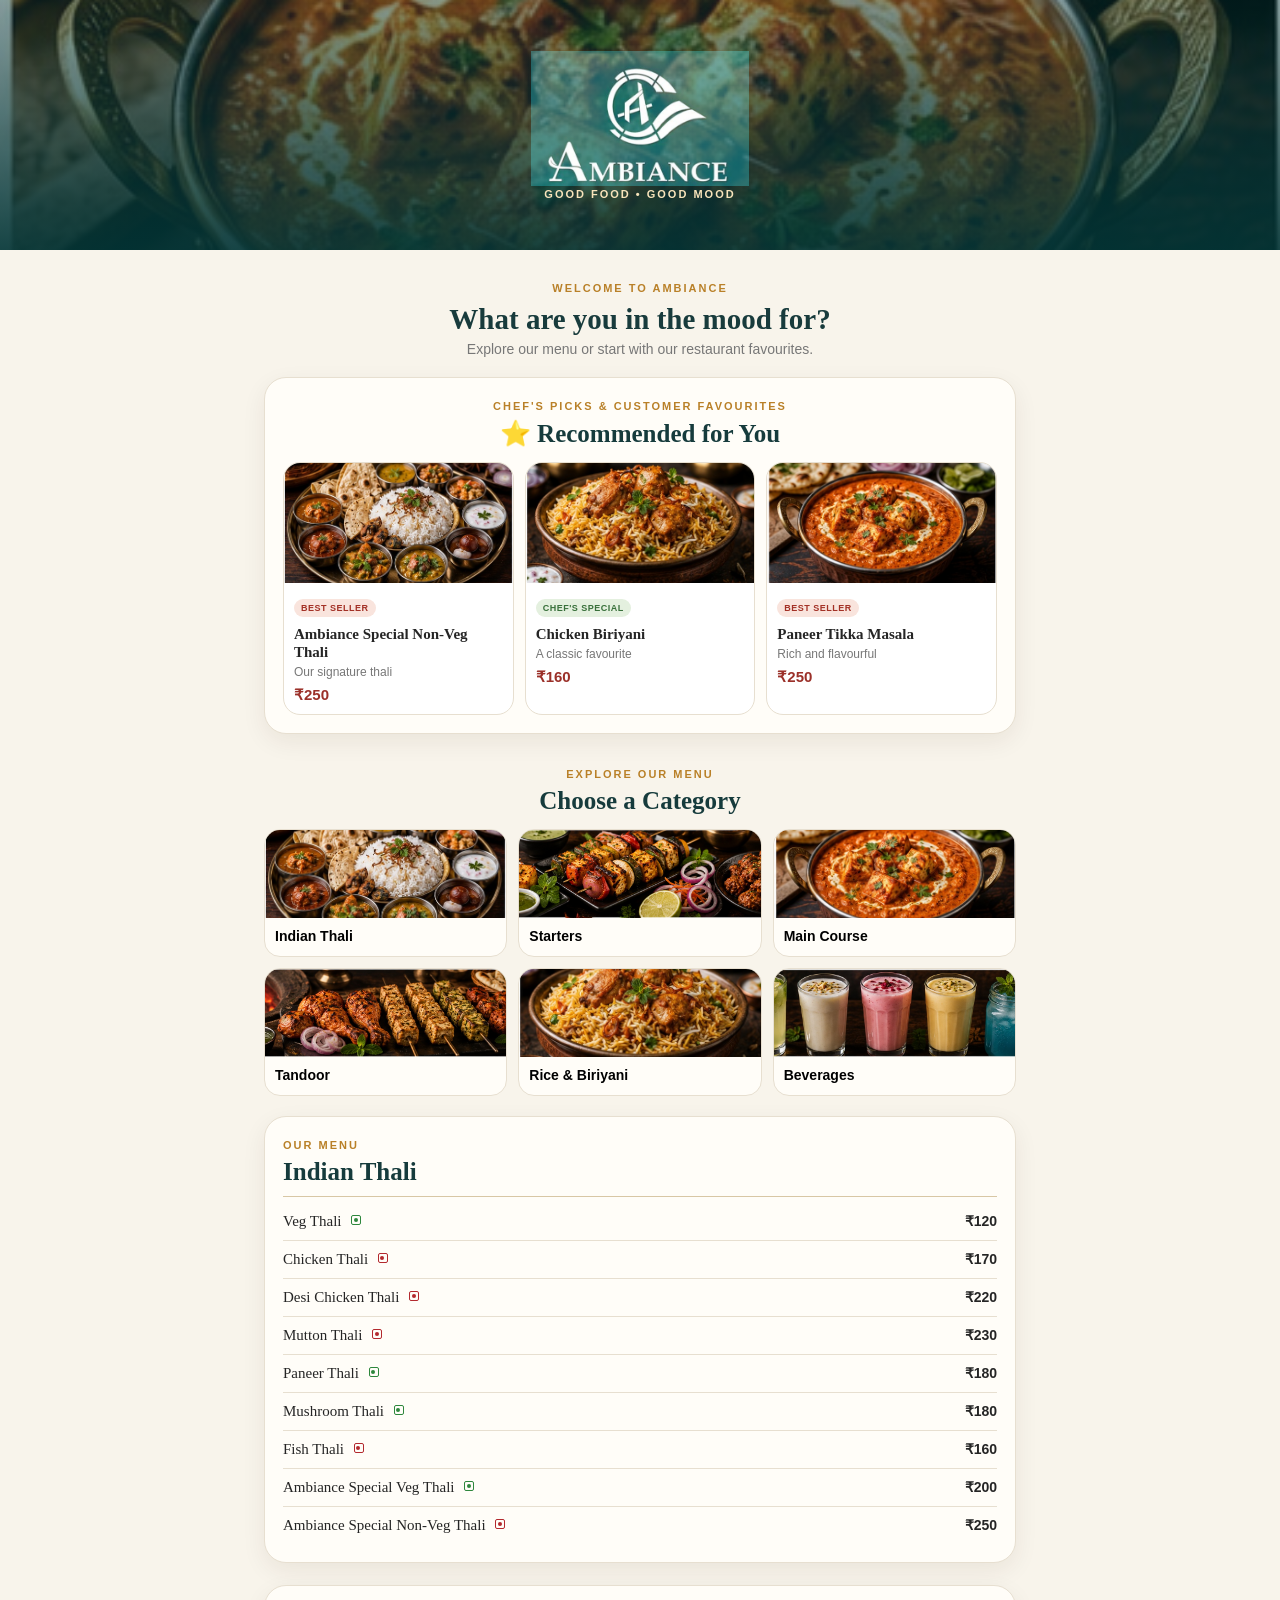
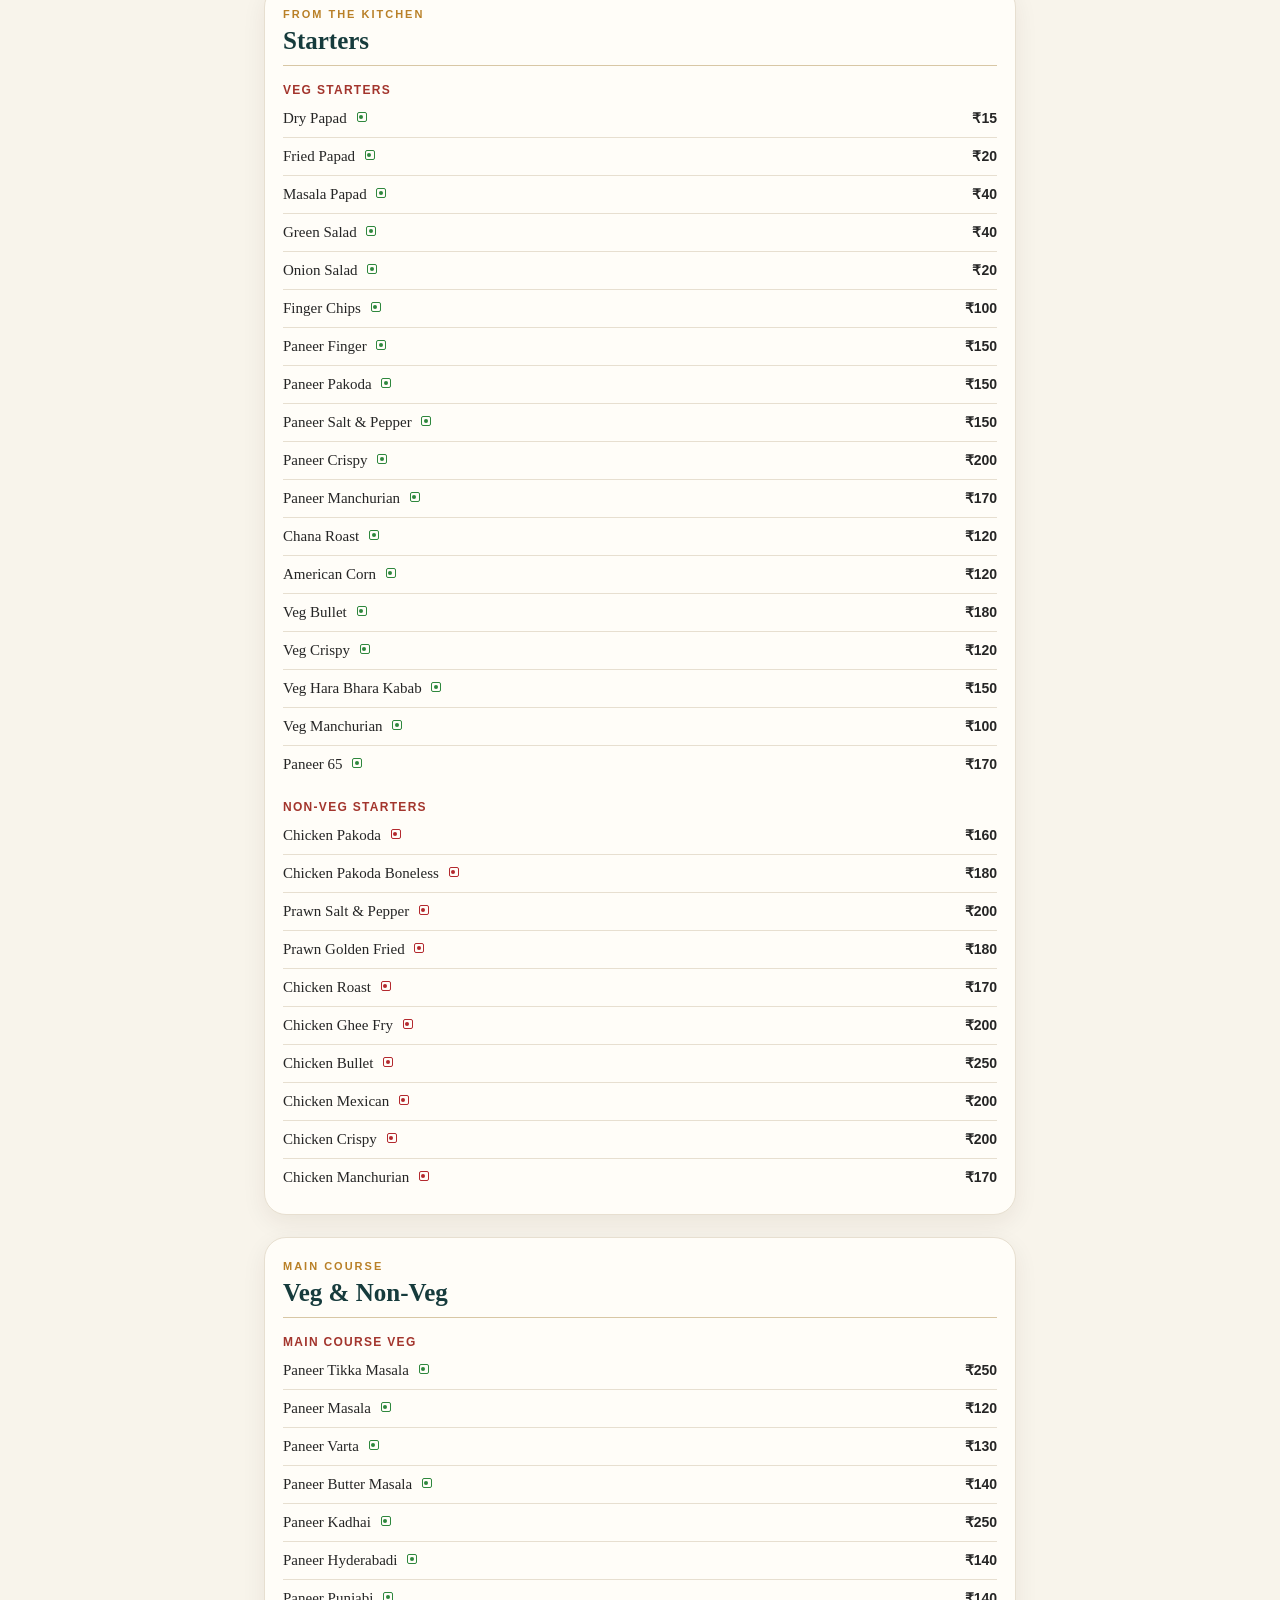
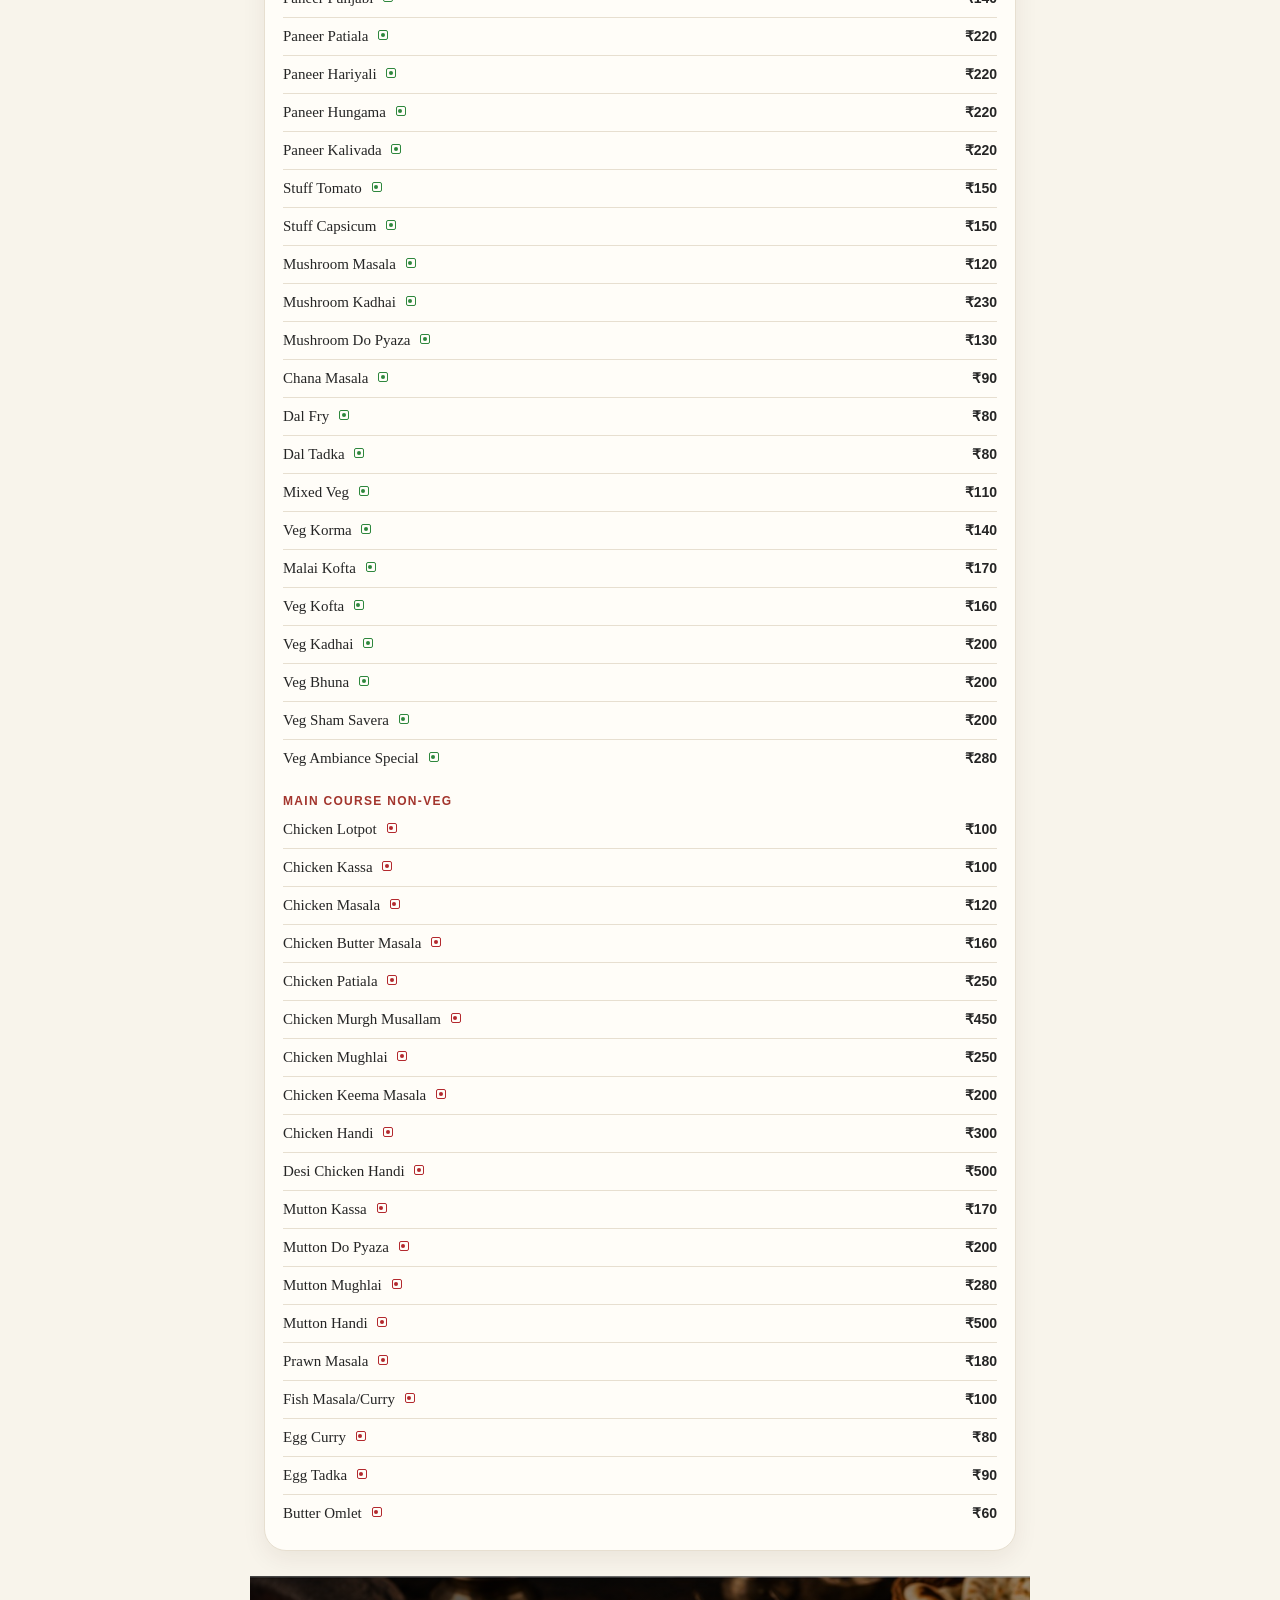
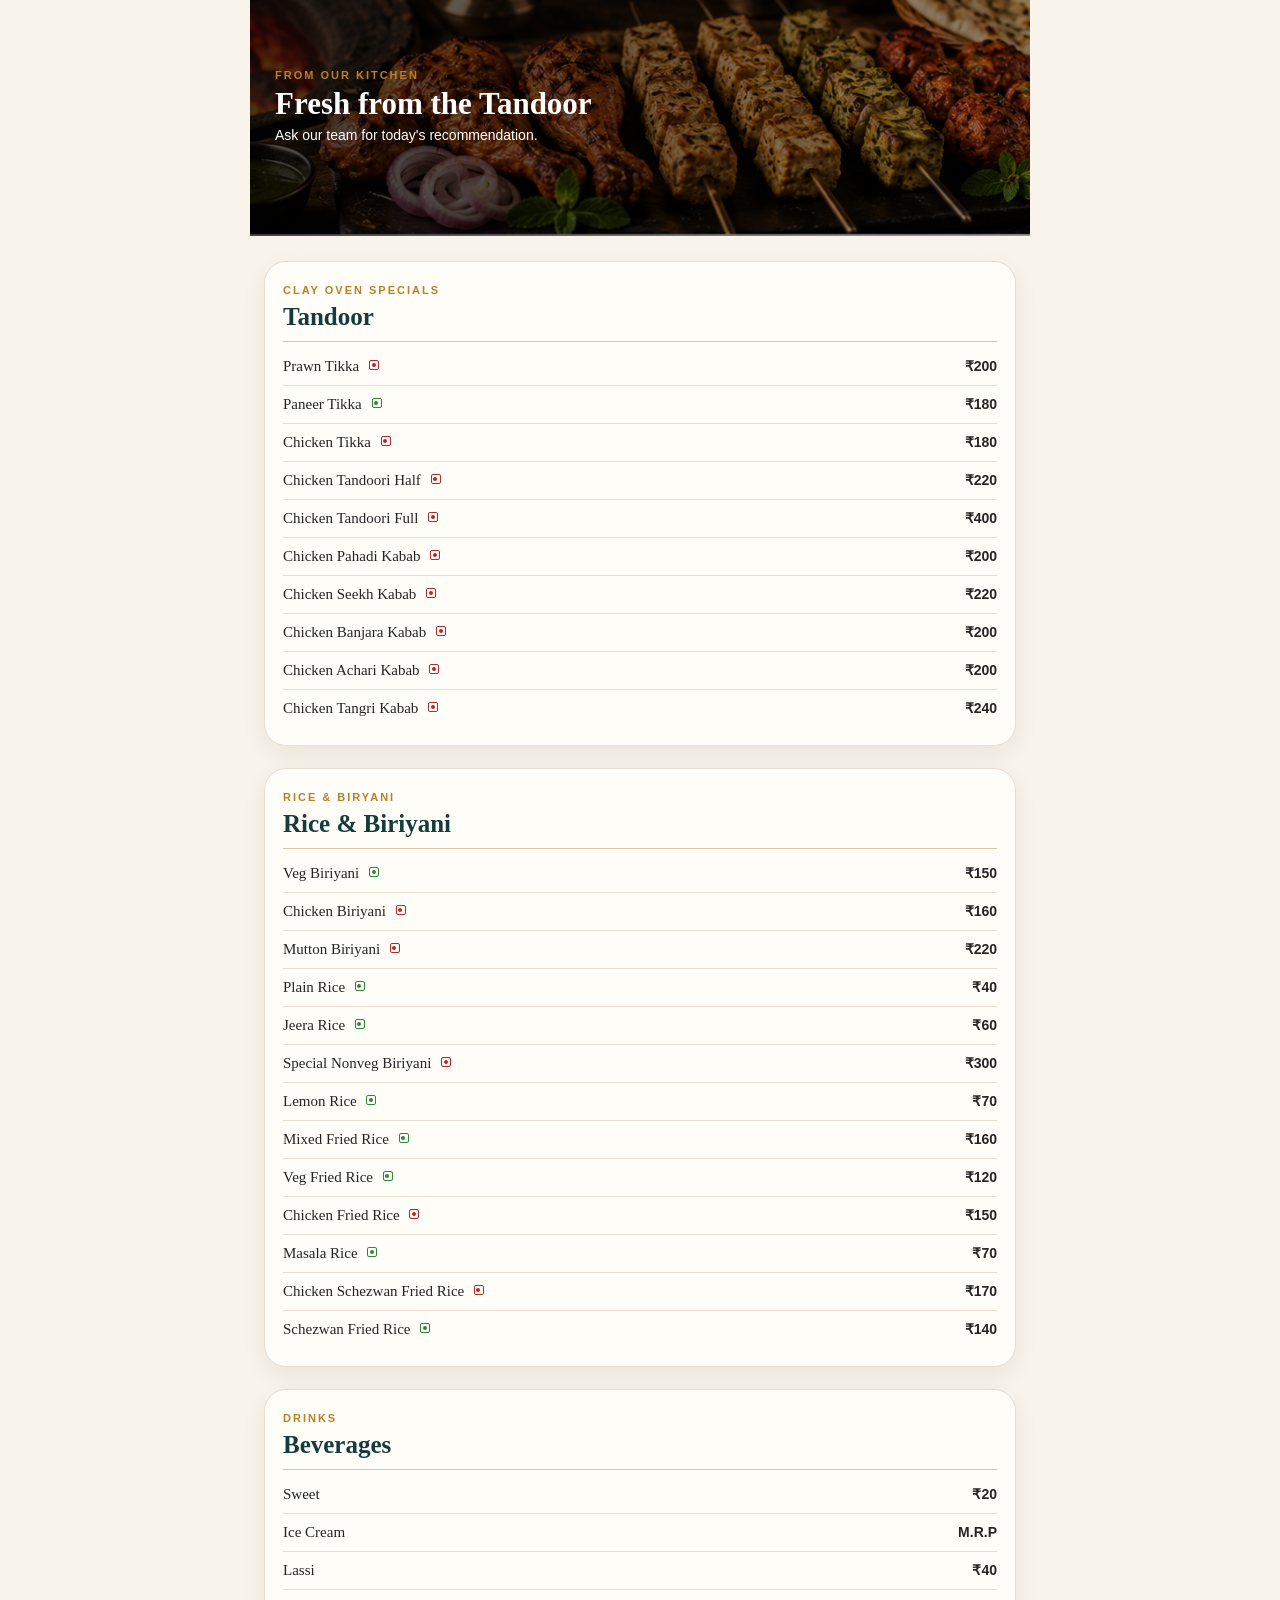
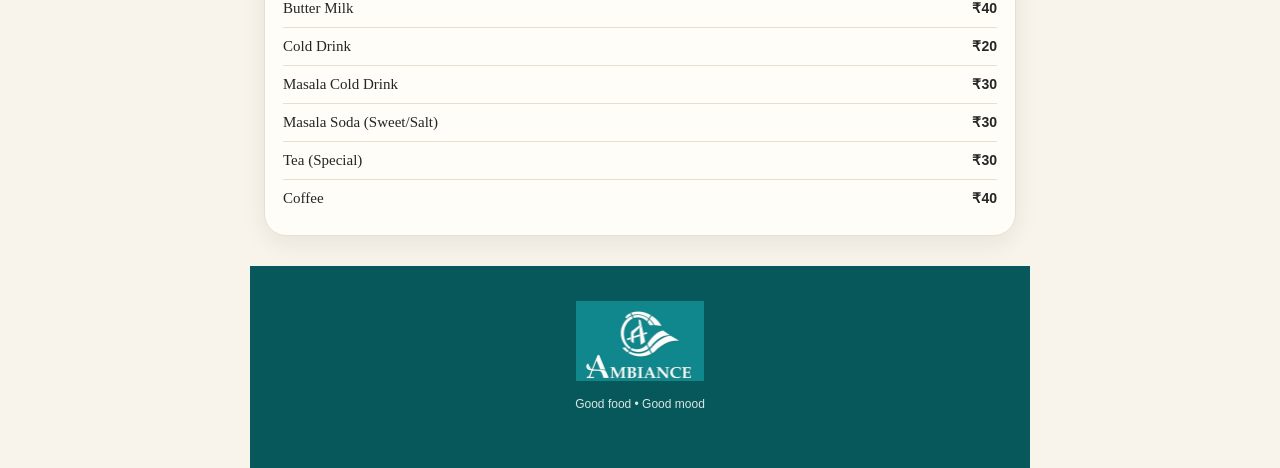
<file: index.html>
<!doctype html>
<html lang="en">
<head>
<meta charset="utf-8">
<meta name="viewport" content="width=device-width, initial-scale=1">
<meta name="theme-color" content="#07585a">
<title>Ambiance Restaurant | Menu</title>
<link rel="stylesheet" href="styles.css">
</head>
<body>

<header class="hero">
  <div class="hero-bg"></div>
  <div class="hero-content">
    <img src="assets/logo.jpg" alt="Ambiance Restaurant" class="logo">
    <p>GOOD FOOD • GOOD MOOD</p>
  </div>
</header>

<main class="page">

<section class="welcome">
  <span>WELCOME TO AMBIANCE</span>
  <h1>What are you in the mood for?</h1>
  <p>Explore our menu or start with our restaurant favourites.</p>
</section>

<section class="recommendations card">
  <div class="section-title">
    <div>
      <small>CHEF'S PICKS & CUSTOMER FAVOURITES</small>
      <h2>⭐ Recommended for You</h2>
    </div>
  </div>

  <div class="recommend-grid">
    <article class="recommend-card">
      <img src="assets/thali.jpg" alt="Thali">
      <div class="recommend-body">
        <span class="badge best">BEST SELLER</span>
        <h3>Ambiance Special Non-Veg Thali</h3>
        <p>Our signature thali</p>
        <strong>₹250</strong>
      </div>
    </article>

    <article class="recommend-card">
      <img src="assets/breads-rice.jpg" alt="Biryani">
      <div class="recommend-body">
        <span class="badge chef">CHEF'S SPECIAL</span>
        <h3>Chicken Biriyani</h3>
        <p>A classic favourite</p>
        <strong>₹160</strong>
      </div>
    </article>

    <article class="recommend-card">
      <img src="assets/main-course.jpg" alt="Paneer">
      <div class="recommend-body">
        <span class="badge best">BEST SELLER</span>
        <h3>Paneer Tikka Masala</h3>
        <p>Rich and flavourful</p>
        <strong>₹250</strong>
      </div>
    </article>
  </div>
</section>

<section class="explore">
  <div class="section-title">
    <small>EXPLORE OUR MENU</small>
    <h2>Choose a Category</h2>
  </div>
  <div class="category-grid">
    <button data-target="thali"><img src="assets/thali.jpg"><span>Indian Thali</span></button>
    <button data-target="starters"><img src="assets/starters.jpg"><span>Starters</span></button>
    <button data-target="main-course"><img src="assets/main-course.jpg"><span>Main Course</span></button>
    <button data-target="tandoor"><img src="assets/tandoor.jpg"><span>Tandoor</span></button>
    <button data-target="rice"><img src="assets/breads-rice.jpg"><span>Rice & Biriyani</span></button>
    <button data-target="beverages"><img src="assets/beverages.jpg"><span>Beverages</span></button>
  </div>
</section>

<section class="menu card" id="thali">
  <div class="menu-heading"><small>OUR MENU</small><h2>Indian Thali</h2></div>
  <div class="items">
    <div><span>Veg Thali <i class="veg"></i></span><b>₹120</b></div>
    <div><span>Chicken Thali <i class="nonveg"></i></span><b>₹170</b></div>
    <div><span>Desi Chicken Thali <i class="nonveg"></i></span><b>₹220</b></div>
    <div><span>Mutton Thali <i class="nonveg"></i></span><b>₹230</b></div>
    <div><span>Paneer Thali <i class="veg"></i></span><b>₹180</b></div>
    <div><span>Mushroom Thali <i class="veg"></i></span><b>₹180</b></div>
    <div><span>Fish Thali <i class="nonveg"></i></span><b>₹160</b></div>
    <div><span>Ambiance Special Veg Thali <i class="veg"></i></span><b>₹200</b></div>
    <div><span>Ambiance Special Non-Veg Thali <i class="nonveg"></i></span><b>₹250</b></div>
  </div>
</section>

<section class="menu card" id="starters">
  <div class="menu-heading"><small>FROM THE KITCHEN</small><h2>Starters</h2></div>
  <h3 class="subheading">Veg Starters</h3>
  <div class="items">
    <div><span>Dry Papad <i class="veg"></i></span><b>₹15</b></div>
    <div><span>Fried Papad <i class="veg"></i></span><b>₹20</b></div>
    <div><span>Masala Papad <i class="veg"></i></span><b>₹40</b></div>
    <div><span>Green Salad <i class="veg"></i></span><b>₹40</b></div>
    <div><span>Onion Salad <i class="veg"></i></span><b>₹20</b></div>
    <div><span>Finger Chips <i class="veg"></i></span><b>₹100</b></div>
    <div><span>Paneer Finger <i class="veg"></i></span><b>₹150</b></div>
    <div><span>Paneer Pakoda <i class="veg"></i></span><b>₹150</b></div>
    <div><span>Paneer Salt & Pepper <i class="veg"></i></span><b>₹150</b></div>
    <div><span>Paneer Crispy <i class="veg"></i></span><b>₹200</b></div>
    <div><span>Paneer Manchurian <i class="veg"></i></span><b>₹170</b></div>
    <div><span>Chana Roast <i class="veg"></i></span><b>₹120</b></div>
    <div><span>American Corn <i class="veg"></i></span><b>₹120</b></div>
    <div><span>Veg Bullet <i class="veg"></i></span><b>₹180</b></div>
    <div><span>Veg Crispy <i class="veg"></i></span><b>₹120</b></div>
    <div><span>Veg Hara Bhara Kabab <i class="veg"></i></span><b>₹150</b></div>
    <div><span>Veg Manchurian <i class="veg"></i></span><b>₹100</b></div>
    <div><span>Paneer 65 <i class="veg"></i></span><b>₹170</b></div>
  </div>
  <h3 class="subheading">Non-Veg Starters</h3>
  <div class="items">
    <div><span>Chicken Pakoda <i class="nonveg"></i></span><b>₹160</b></div>
    <div><span>Chicken Pakoda Boneless <i class="nonveg"></i></span><b>₹180</b></div>
    <div><span>Prawn Salt & Pepper <i class="nonveg"></i></span><b>₹200</b></div>
    <div><span>Prawn Golden Fried <i class="nonveg"></i></span><b>₹180</b></div>
    <div><span>Chicken Roast <i class="nonveg"></i></span><b>₹170</b></div>
    <div><span>Chicken Ghee Fry <i class="nonveg"></i></span><b>₹200</b></div>
    <div><span>Chicken Bullet <i class="nonveg"></i></span><b>₹250</b></div>
    <div><span>Chicken Mexican <i class="nonveg"></i></span><b>₹200</b></div>
    <div><span>Chicken Crispy <i class="nonveg"></i></span><b>₹200</b></div>
    <div><span>Chicken Manchurian <i class="nonveg"></i></span><b>₹170</b></div>
  </div>
</section>

<section class="menu card" id="main-course">
  <div class="menu-heading"><small>MAIN COURSE</small><h2>Veg & Non-Veg</h2></div>
  <h3 class="subheading">Main Course Veg</h3>
  <div class="items">
    <div><span>Paneer Tikka Masala <i class="veg"></i></span><b>₹250</b></div>
    <div><span>Paneer Masala <i class="veg"></i></span><b>₹120</b></div>
    <div><span>Paneer Varta <i class="veg"></i></span><b>₹130</b></div>
    <div><span>Paneer Butter Masala <i class="veg"></i></span><b>₹140</b></div>
    <div><span>Paneer Kadhai <i class="veg"></i></span><b>₹250</b></div>
    <div><span>Paneer Hyderabadi <i class="veg"></i></span><b>₹140</b></div>
    <div><span>Paneer Punjabi <i class="veg"></i></span><b>₹140</b></div>
    <div><span>Paneer Patiala <i class="veg"></i></span><b>₹220</b></div>
    <div><span>Paneer Hariyali <i class="veg"></i></span><b>₹220</b></div>
    <div><span>Paneer Hungama <i class="veg"></i></span><b>₹220</b></div>
    <div><span>Paneer Kalivada <i class="veg"></i></span><b>₹220</b></div>
    <div><span>Stuff Tomato <i class="veg"></i></span><b>₹150</b></div>
    <div><span>Stuff Capsicum <i class="veg"></i></span><b>₹150</b></div>
    <div><span>Mushroom Masala <i class="veg"></i></span><b>₹120</b></div>
    <div><span>Mushroom Kadhai <i class="veg"></i></span><b>₹230</b></div>
    <div><span>Mushroom Do Pyaza <i class="veg"></i></span><b>₹130</b></div>
    <div><span>Chana Masala <i class="veg"></i></span><b>₹90</b></div>
    <div><span>Dal Fry <i class="veg"></i></span><b>₹80</b></div>
    <div><span>Dal Tadka <i class="veg"></i></span><b>₹80</b></div>
    <div><span>Mixed Veg <i class="veg"></i></span><b>₹110</b></div>
    <div><span>Veg Korma <i class="veg"></i></span><b>₹140</b></div>
    <div><span>Malai Kofta <i class="veg"></i></span><b>₹170</b></div>
    <div><span>Veg Kofta <i class="veg"></i></span><b>₹160</b></div>
    <div><span>Veg Kadhai <i class="veg"></i></span><b>₹200</b></div>
    <div><span>Veg Bhuna <i class="veg"></i></span><b>₹200</b></div>
    <div><span>Veg Sham Savera <i class="veg"></i></span><b>₹200</b></div>
    <div><span>Veg Ambiance Special <i class="veg"></i></span><b>₹280</b></div>
  </div>
  <h3 class="subheading">Main Course Non-Veg</h3>
  <div class="items">
    <div><span>Chicken Lotpot <i class="nonveg"></i></span><b>₹100</b></div>
    <div><span>Chicken Kassa <i class="nonveg"></i></span><b>₹100</b></div>
    <div><span>Chicken Masala <i class="nonveg"></i></span><b>₹120</b></div>
    <div><span>Chicken Butter Masala <i class="nonveg"></i></span><b>₹160</b></div>
    <div><span>Chicken Patiala <i class="nonveg"></i></span><b>₹250</b></div>
    <div><span>Chicken Murgh Musallam <i class="nonveg"></i></span><b>₹450</b></div>
    <div><span>Chicken Mughlai <i class="nonveg"></i></span><b>₹250</b></div>
    <div><span>Chicken Keema Masala <i class="nonveg"></i></span><b>₹200</b></div>
    <div><span>Chicken Handi <i class="nonveg"></i></span><b>₹300</b></div>
    <div><span>Desi Chicken Handi <i class="nonveg"></i></span><b>₹500</b></div>
    <div><span>Mutton Kassa <i class="nonveg"></i></span><b>₹170</b></div>
    <div><span>Mutton Do Pyaza <i class="nonveg"></i></span><b>₹200</b></div>
    <div><span>Mutton Mughlai <i class="nonveg"></i></span><b>₹280</b></div>
    <div><span>Mutton Handi <i class="nonveg"></i></span><b>₹500</b></div>
    <div><span>Prawn Masala <i class="nonveg"></i></span><b>₹180</b></div>
    <div><span>Fish Masala/Curry <i class="nonveg"></i></span><b>₹100</b></div>
    <div><span>Egg Curry <i class="nonveg"></i></span><b>₹80</b></div>
    <div><span>Egg Tadka <i class="nonveg"></i></span><b>₹90</b></div>
    <div><span>Butter Omlet <i class="nonveg"></i></span><b>₹60</b></div>
  </div>
</section>

<section class="photo-banner">
  <img src="assets/tandoor.jpg" alt="Tandoor dishes">
  <div><small>FROM OUR KITCHEN</small><h2>Fresh from the Tandoor</h2><p>Ask our team for today's recommendation.</p></div>
</section>

<section class="menu card" id="tandoor">
  <div class="menu-heading"><small>CLAY OVEN SPECIALS</small><h2>Tandoor</h2></div>
  <div class="items">
    <div><span>Prawn Tikka <i class="nonveg"></i></span><b>₹200</b></div>
    <div><span>Paneer Tikka <i class="veg"></i></span><b>₹180</b></div>
    <div><span>Chicken Tikka <i class="nonveg"></i></span><b>₹180</b></div>
    <div><span>Chicken Tandoori Half <i class="nonveg"></i></span><b>₹220</b></div>
    <div><span>Chicken Tandoori Full <i class="nonveg"></i></span><b>₹400</b></div>
    <div><span>Chicken Pahadi Kabab <i class="nonveg"></i></span><b>₹200</b></div>
    <div><span>Chicken Seekh Kabab <i class="nonveg"></i></span><b>₹220</b></div>
    <div><span>Chicken Banjara Kabab <i class="nonveg"></i></span><b>₹200</b></div>
    <div><span>Chicken Achari Kabab <i class="nonveg"></i></span><b>₹200</b></div>
    <div><span>Chicken Tangri Kabab <i class="nonveg"></i></span><b>₹240</b></div>
  </div>
</section>

<section class="menu card" id="rice">
  <div class="menu-heading"><small>RICE & BIRYANI</small><h2>Rice & Biriyani</h2></div>
  <div class="items">
    <div><span>Veg Biriyani <i class="veg"></i></span><b>₹150</b></div>
    <div><span>Chicken Biriyani <i class="nonveg"></i></span><b>₹160</b></div>
    <div><span>Mutton Biriyani <i class="nonveg"></i></span><b>₹220</b></div>
    <div><span>Plain Rice <i class="veg"></i></span><b>₹40</b></div>
    <div><span>Jeera Rice <i class="veg"></i></span><b>₹60</b></div>
    <div><span>Special Nonveg Biriyani <i class="nonveg"></i></span><b>₹300</b></div>
    <div><span>Lemon Rice <i class="veg"></i></span><b>₹70</b></div>
    <div><span>Mixed Fried Rice <i class="veg"></i></span><b>₹160</b></div>
    <div><span>Veg Fried Rice <i class="veg"></i></span><b>₹120</b></div>
    <div><span>Chicken Fried Rice <i class="nonveg"></i></span><b>₹150</b></div>
    <div><span>Masala Rice <i class="veg"></i></span><b>₹70</b></div>
    <div><span>Chicken Schezwan Fried Rice <i class="nonveg"></i></span><b>₹170</b></div>
    <div><span>Schezwan Fried Rice <i class="veg"></i></span><b>₹140</b></div>
  </div>
</section>

<section class="menu card" id="beverages">
  <div class="menu-heading"><small>DRINKS</small><h2>Beverages</h2></div>
  <div class="items">
    <div><span>Sweet</span><b>₹20</b></div><div><span>Ice Cream</span><b>M.R.P</b></div>
    <div><span>Lassi</span><b>₹40</b></div><div><span>Butter Milk</span><b>₹40</b></div>
    <div><span>Cold Drink</span><b>₹20</b></div><div><span>Masala Cold Drink</span><b>₹30</b></div>
    <div><span>Masala Soda (Sweet/Salt)</span><b>₹30</b></div><div><span>Tea (Special)</span><b>₹30</b></div>
    <div><span>Coffee</span><b>₹40</b></div>
  </div>
</section>

<footer>
  <img src="assets/logo.jpg" alt="Ambiance">
  <p>Good food • Good mood</p>
</footer>

</main>
<script>
document.querySelectorAll("[data-target]").forEach(btn => {
  btn.addEventListener("click", () => {
    const el = document.getElementById(btn.dataset.target);
    if (el) el.scrollIntoView({behavior:"smooth", block:"start"});
  });
});
</script>
</body>
</html>
</file>
<file: styles.css>
*{box-sizing:border-box}
:root{--teal:#07585a;--teal2:#0d7071;--cream:#f8f4eb;--paper:#fffdf8;--ink:#252525;--muted:#777;--gold:#b98028;--line:#e7dfd0;--red:#a3352d}
html{scroll-behavior:smooth}
body{margin:0;background:var(--cream);color:var(--ink);font-family:Georgia,"Times New Roman",serif}
.hero{height:250px;position:relative;overflow:hidden;background:var(--teal)}
.hero-bg{position:absolute;inset:0;background:linear-gradient(rgba(3,53,54,.48),rgba(3,53,54,.92)),url("assets/main-course.jpg") center/cover}
.hero-content{position:absolute;inset:0;display:flex;flex-direction:column;align-items:center;justify-content:center}
.logo{width:265px;height:135px;object-fit:contain;mix-blend-mode:screen}
.hero-content p{color:#f8e4bb;font:600 11px Arial,sans-serif;letter-spacing:2px;margin:2px 0 0}
.page{max-width:780px;margin:auto}
.welcome{text-align:center;padding:28px 18px 20px}
.welcome span,.section-title small,.menu-heading small,.photo-banner small{font:700 11px Arial,sans-serif;letter-spacing:2px;color:var(--gold)}
.welcome h1{font-size:29px;margin:7px 0 5px;color:#183b3c}
.welcome p{font:14px Arial,sans-serif;color:var(--muted);margin:0}
.card{background:var(--paper);border:1px solid var(--line);border-radius:22px;box-shadow:0 8px 25px rgba(50,35,15,.07);margin:0 14px 22px;padding:18px}
.section-title{text-align:center;margin-bottom:14px}
.section-title h2,.menu-heading h2{font-size:25px;margin:5px 0 0;color:#163b3c}
.recommend-grid{display:grid;grid-template-columns:repeat(3,1fr);gap:11px}
.recommend-card{background:white;border:1px solid var(--line);border-radius:17px;overflow:hidden}
.recommend-card img{width:100%;height:120px;object-fit:cover}
.recommend-body{padding:10px}
.badge{display:inline-block;border-radius:20px;padding:4px 7px;font:800 9px Arial,sans-serif;letter-spacing:.5px}
.badge.best{background:#f9e4dd;color:#a33126}.badge.chef{background:#e4f0df;color:#39703b}
.recommend-body h3{font-size:15px;line-height:1.2;margin:8px 0 4px}
.recommend-body p{font:12px Arial,sans-serif;color:var(--muted);margin:0 0 7px}
.recommend-body strong{font:800 15px Arial,sans-serif;color:#9b3029}
.explore{padding:8px 14px 20px}
.category-grid{display:grid;grid-template-columns:repeat(3,1fr);gap:11px}
.category-grid button{border:1px solid var(--line);background:var(--paper);border-radius:16px;overflow:hidden;padding:0;text-align:left;cursor:pointer}
.category-grid img{width:100%;height:88px;object-fit:cover;display:block}
.category-grid span{display:block;padding:10px 10px 12px;font-size:14px;font-weight:700}
.menu{scroll-margin-top:10px}
.menu-heading{border-bottom:1px solid #d8c7a5;padding-bottom:10px;margin-bottom:6px}
.items>div{display:flex;justify-content:space-between;gap:15px;padding:10px 0;border-bottom:1px solid var(--line);font-size:15px}
.items>div:last-child{border-bottom:0}
.items b{font:800 14px Arial,sans-serif;white-space:nowrap}
.veg,.nonveg{display:inline-block;width:10px;height:10px;border-radius:2px;margin-left:6px;vertical-align:1px;position:relative}
.veg{border:1.5px solid #2e873d}.veg:after{content:"";position:absolute;width:4px;height:4px;border-radius:50%;background:#2e873d;left:1.5px;top:1.5px}
.nonveg{border:1.5px solid #b3292e}.nonveg:after{content:"";position:absolute;width:4px;height:4px;border-radius:50%;background:#b3292e;left:1.5px;top:1.5px}
.subheading{font:800 12px Arial,sans-serif;letter-spacing:1.3px;color:var(--red);text-transform:uppercase;margin:17px 0 3px}
.photo-banner{height:260px;position:relative;overflow:hidden;margin:25px 0}
.photo-banner img{width:100%;height:100%;object-fit:cover;filter:brightness(.62)}
.photo-banner div{position:absolute;inset:0;display:flex;flex-direction:column;justify-content:center;padding:25px;color:white;background:linear-gradient(90deg,rgba(0,0,0,.55),transparent)}
.photo-banner h2{font-size:31px;margin:5px 0}.photo-banner p{font:14px Arial,sans-serif;margin:0}
footer{background:var(--teal);text-align:center;color:white;padding:35px 15px 45px;margin-top:30px}
footer img{width:175px;height:80px;object-fit:contain;mix-blend-mode:screen}
footer p{font:12px Arial,sans-serif;opacity:.85}
@media(max-width:620px){.hero{height:220px}.logo{width:235px;height:120px}.recommend-grid{grid-template-columns:1fr}.recommend-card{display:grid;grid-template-columns:115px 1fr}.recommend-card img{height:100%;min-height:115px}.category-grid{grid-template-columns:repeat(2,1fr)}.welcome h1{font-size:26px}.card{margin-left:10px;margin-right:10px}}
</file>
